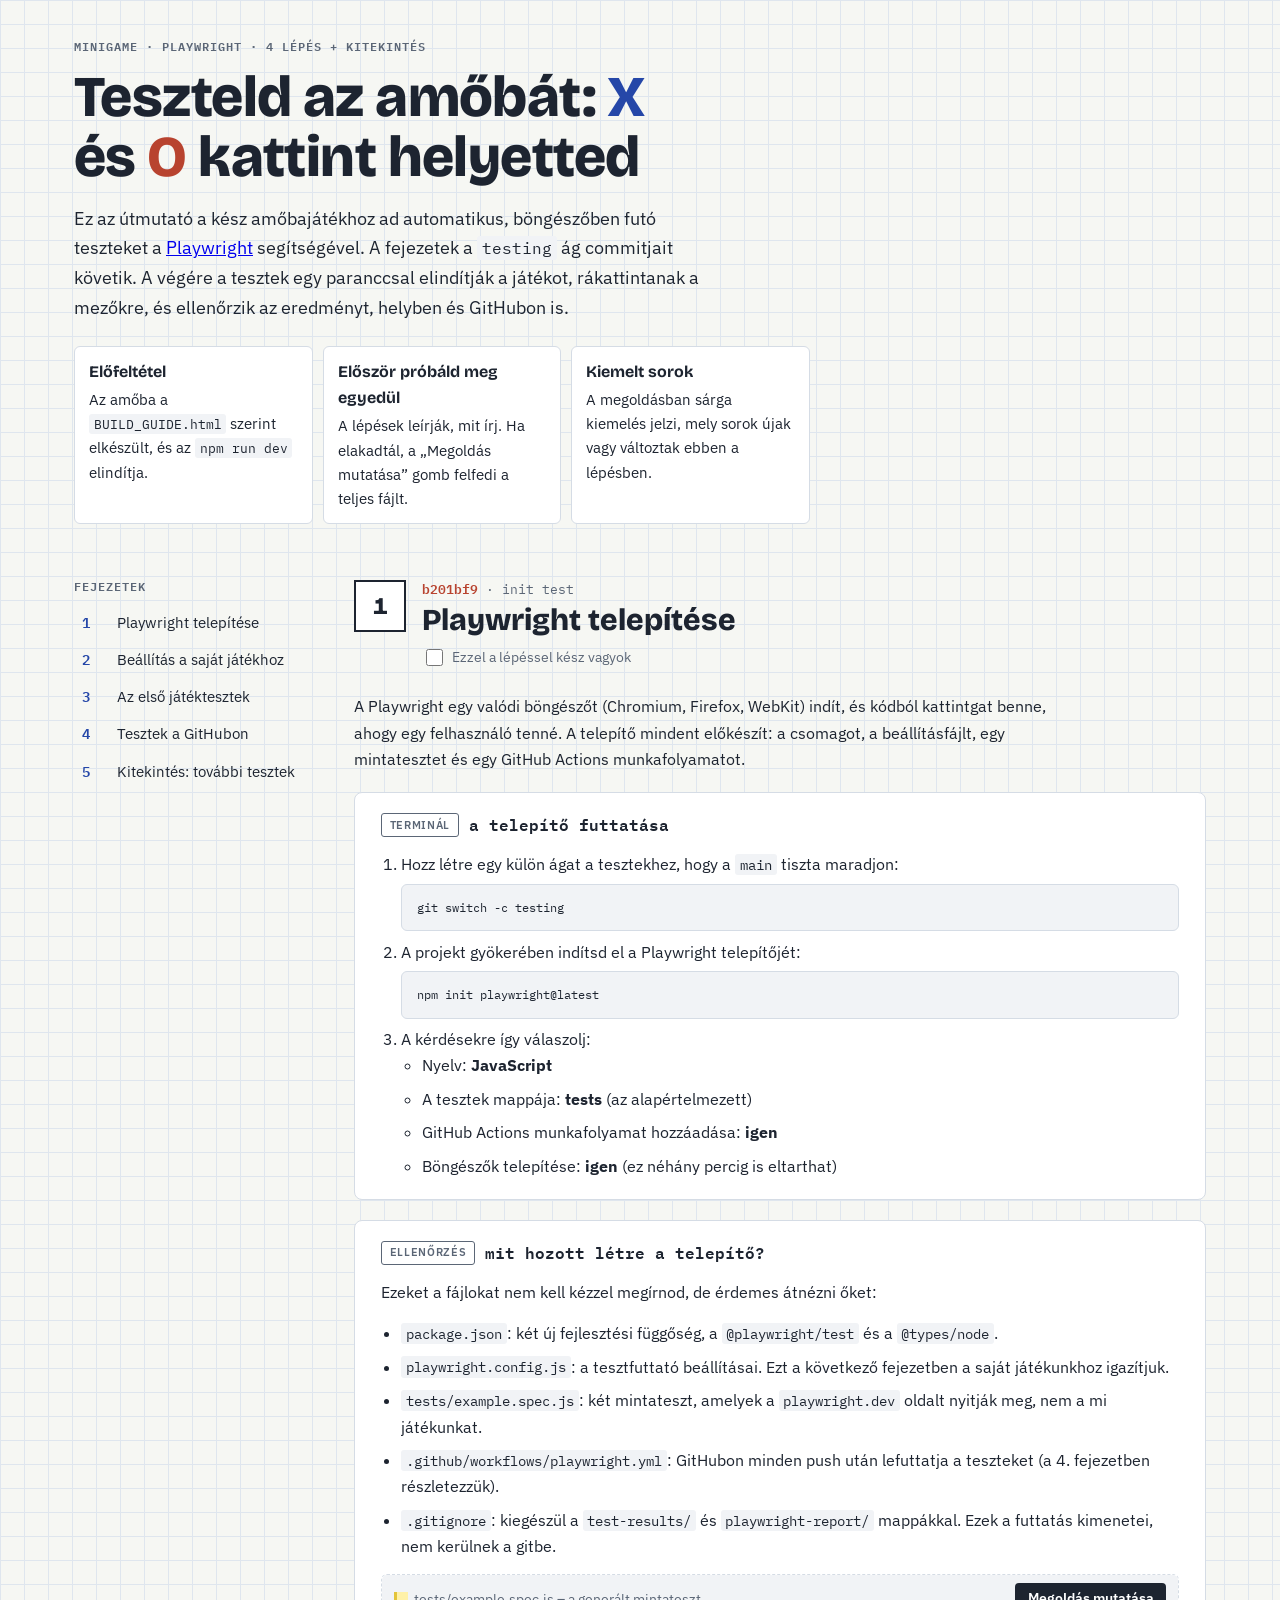
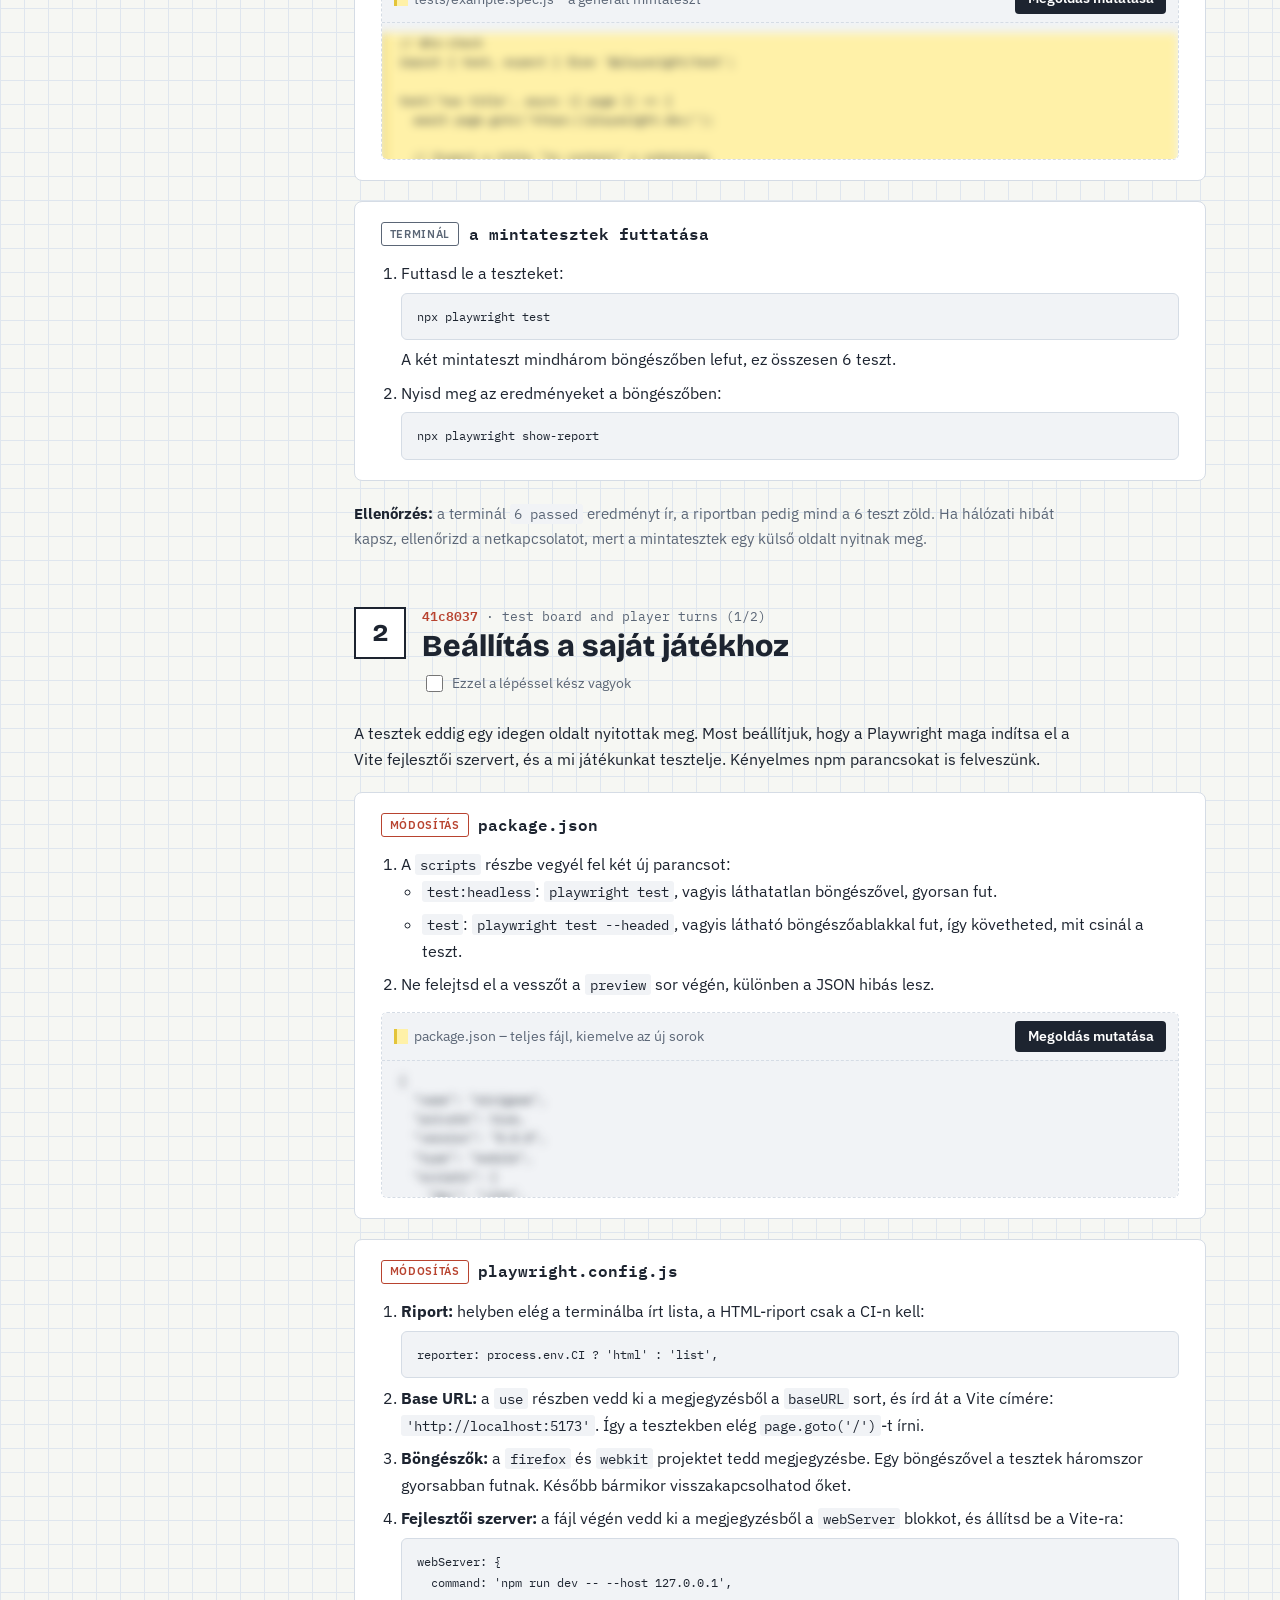
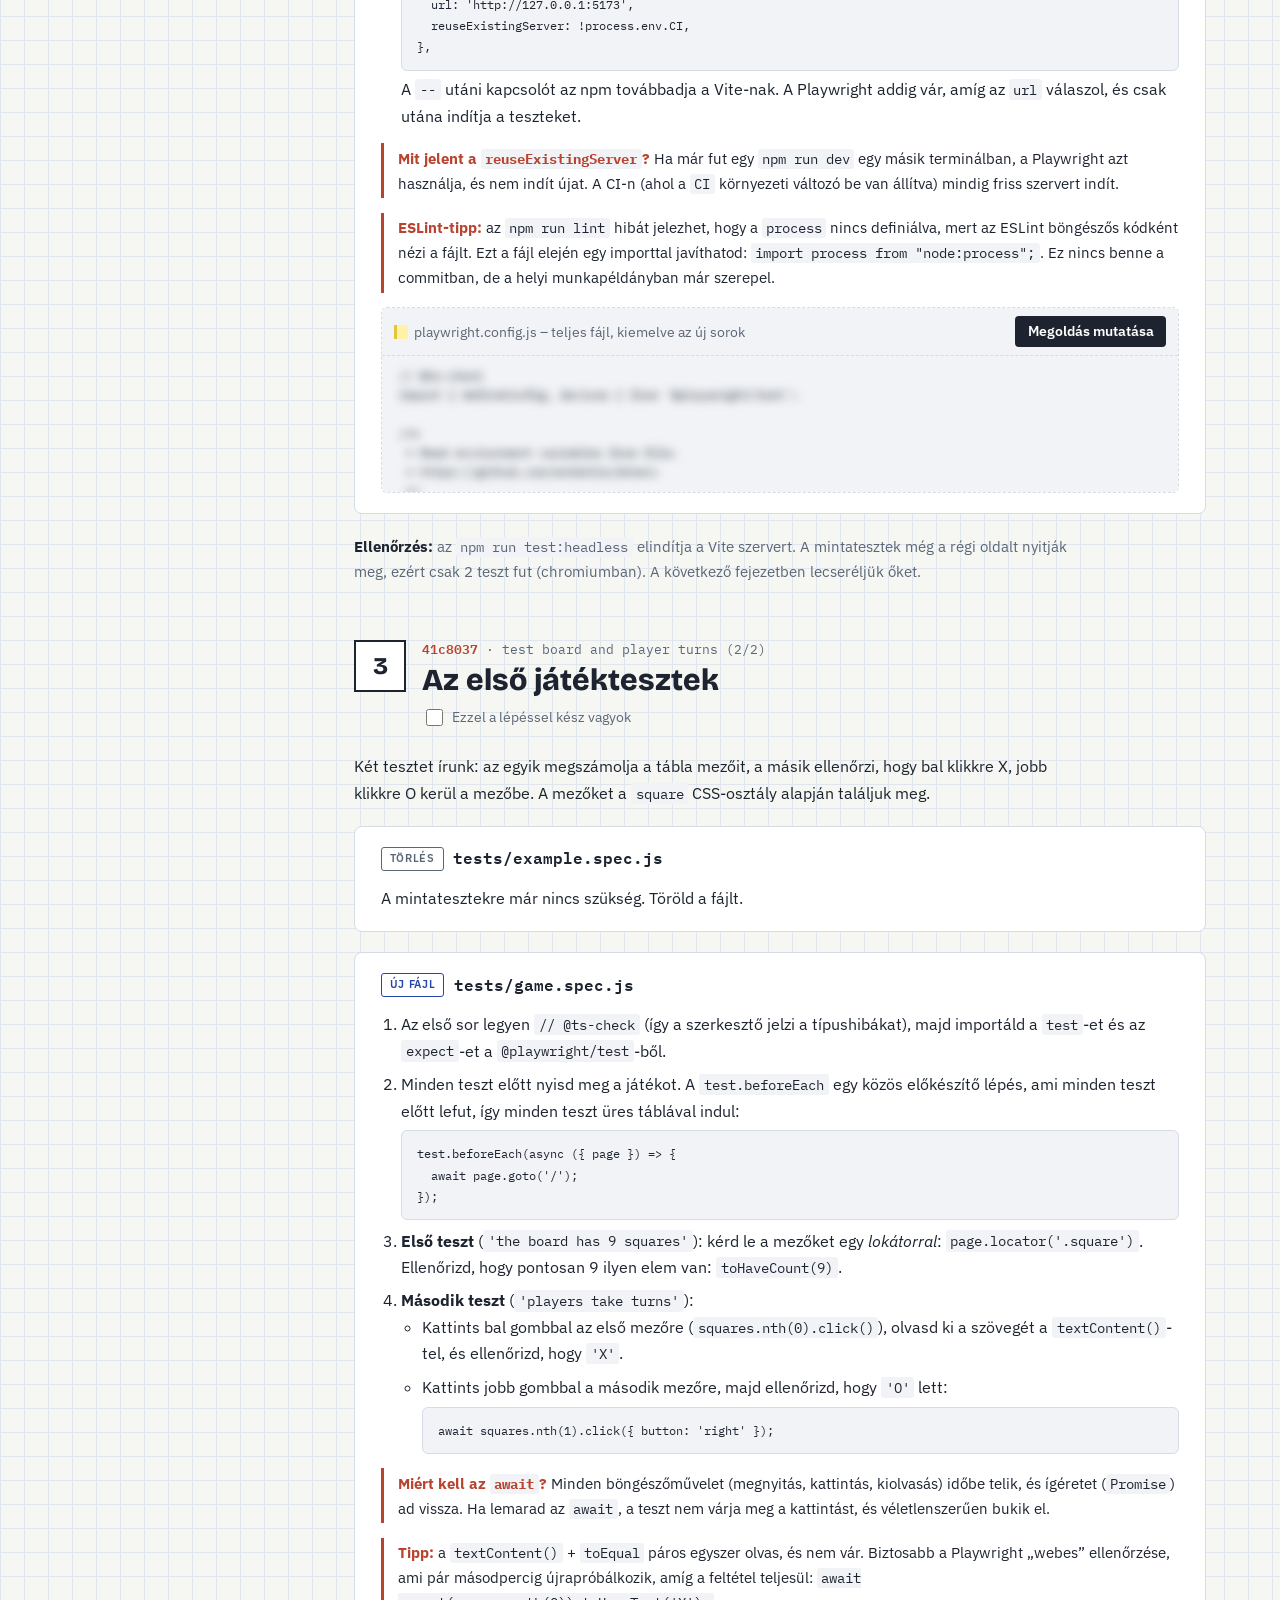
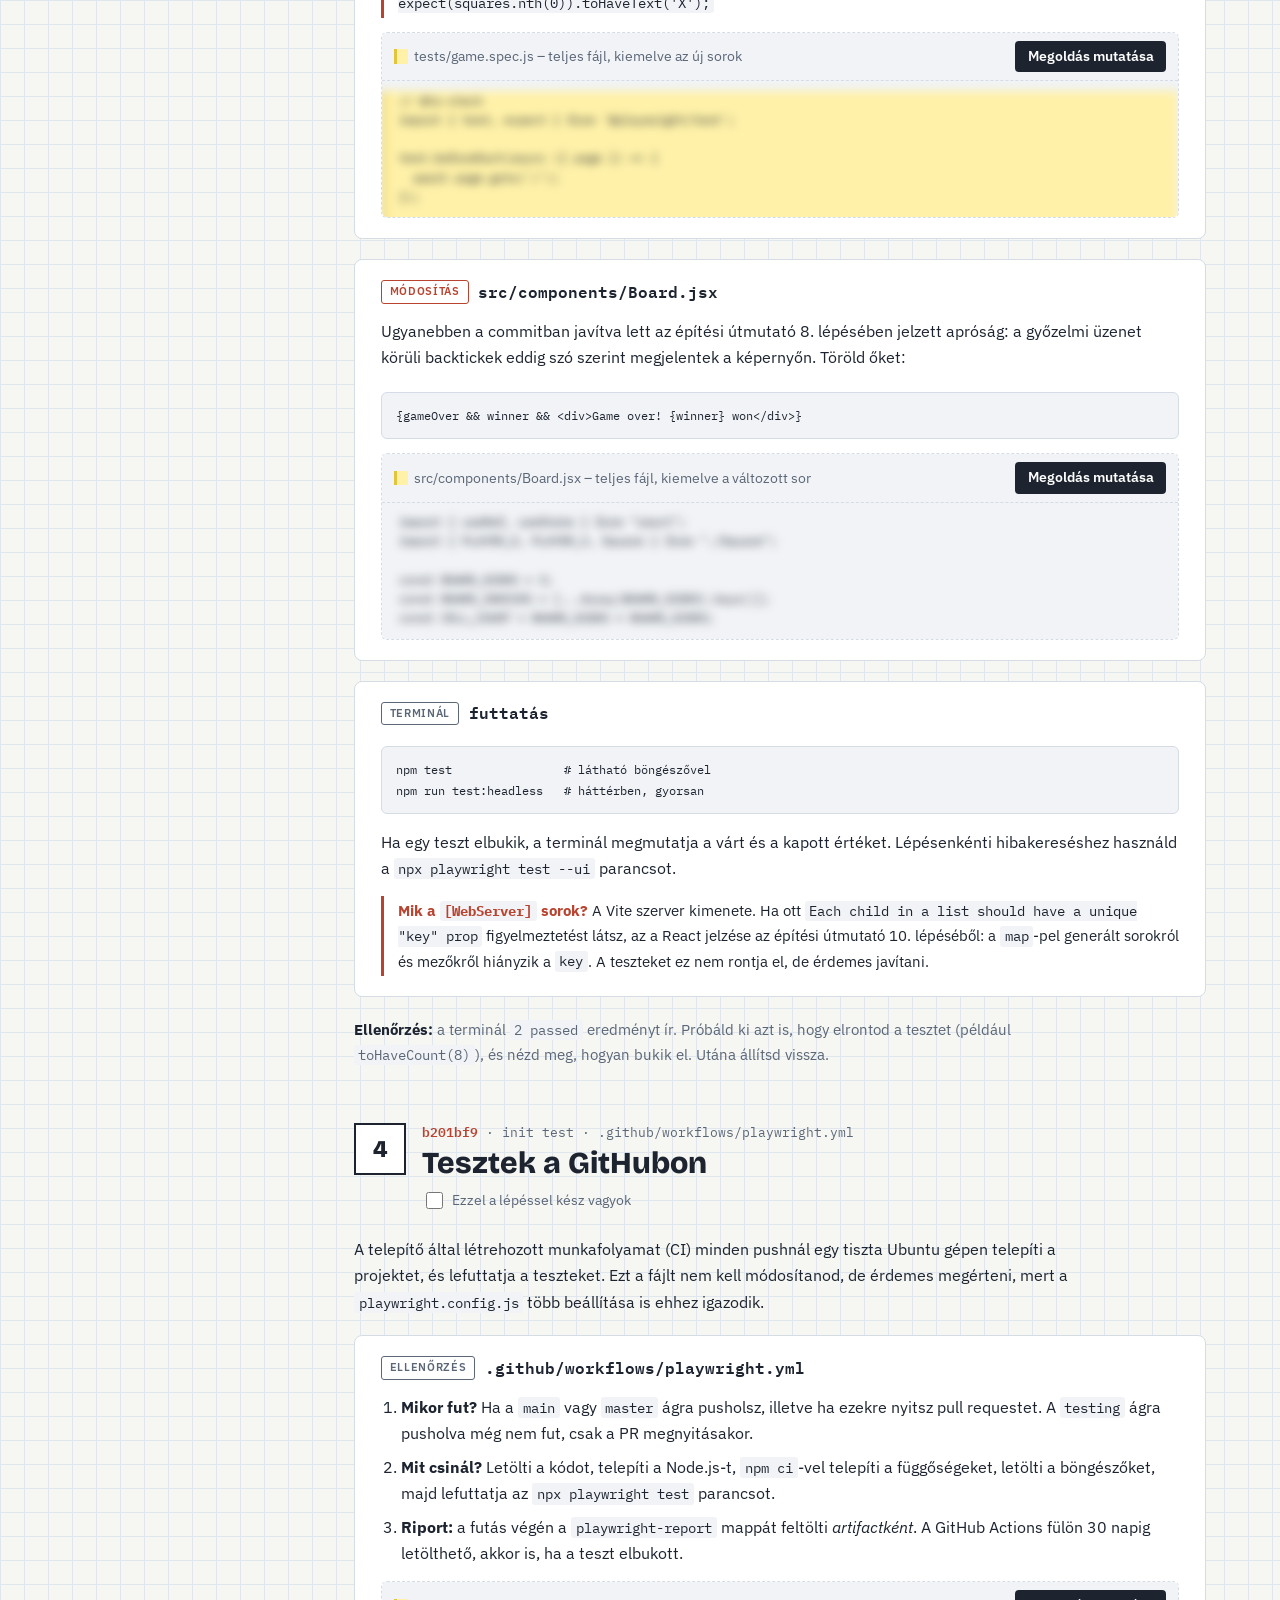
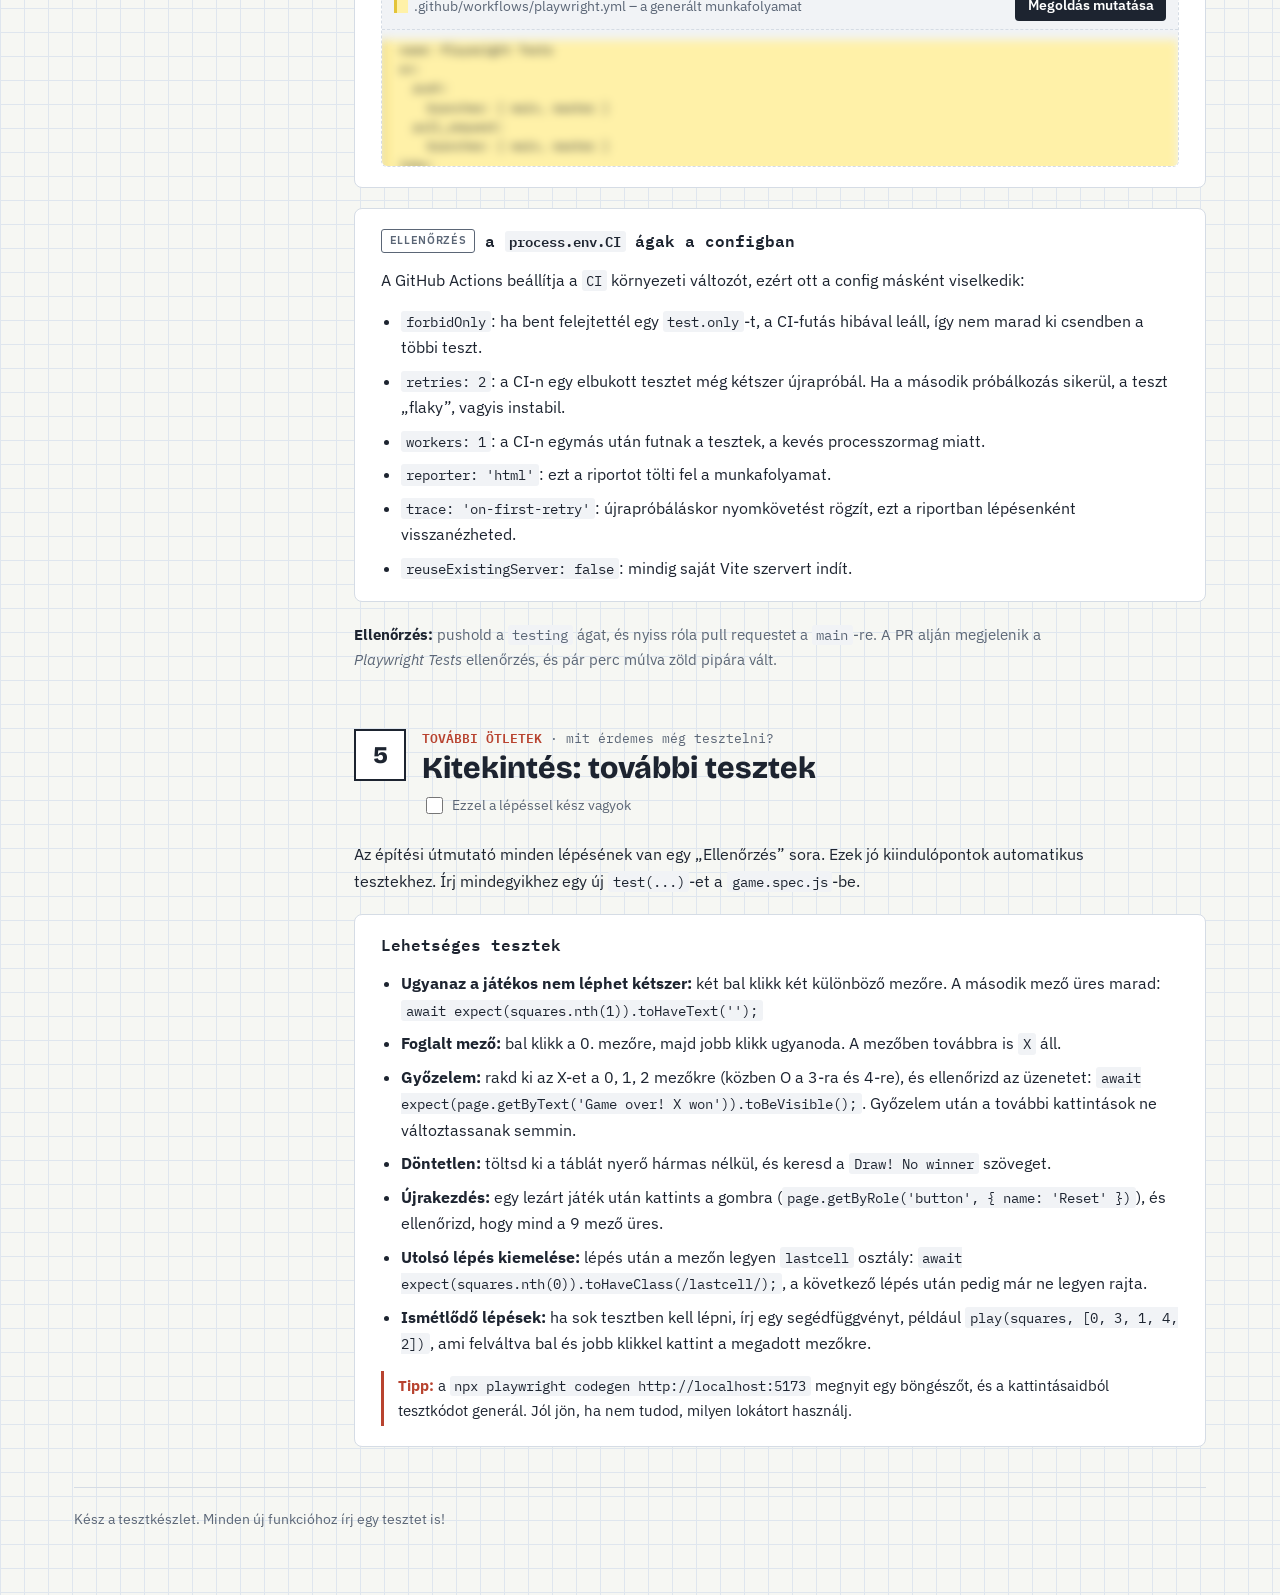
<file: minigame/feladatteszt.html>
<!doctype html>
<html lang="hu">
    <head>
        <meta charset="UTF-8" />
        <meta name="viewport" content="width=device-width, initial-scale=1.0" />
        <title>Amőba tesztelése</title>
        <link rel="preconnect" href="https://fonts.googleapis.com" />
        <link rel="preconnect" href="https://fonts.gstatic.com" crossorigin />
        <link
            rel="stylesheet"
            href="https://fonts.googleapis.com/css2?family=Bricolage+Grotesque:opsz,wght@12..96,600;12..96,800&family=IBM+Plex+Mono:wght@400;600&family=IBM+Plex+Sans:ital,wght@0,400;0,600;1,400&display=swap"
        />
        <style>
            /* Layout: ugyanaz a kockás füzetlap, mint a BUILD_GUIDE.html-ben */
            :root {
                --paper: #f6f7f3;
                --sheet: #ffffff;
                --grid: #dfe6ee;
                --text: #1d2430;
                --muted: #5b6676;
                --line: #d5dce5;
                --ink: #2547a8; /* X – golyóstoll */
                --pencil: #b8432f; /* O – piros ceruza */
                --mark: #fff1a8; /* szövegkiemelő az új sorokhoz */
                --mark-edge: #e3c43a;
                --code-bg: #f1f3f6;
                --font-display: "Bricolage Grotesque", "Segoe UI", system-ui, sans-serif;
                --font-body: "IBM Plex Sans", "Segoe UI", system-ui, sans-serif;
                --font-mono: "IBM Plex Mono", Consolas, "Courier New", monospace;
            }
            @media (prefers-color-scheme: dark) {
                :root:not([data-theme="light"]) {
                    --paper: #14181e;
                    --sheet: #1b2028;
                    --grid: #20262f;
                    --text: #e4e8ee;
                    --muted: #9aa5b4;
                    --line: #2e3643;
                    --ink: #8ea8ff;
                    --pencil: #f08a74;
                    --mark: #4a4216;
                    --mark-edge: #b89a2a;
                    --code-bg: #12161c;
                    color-scheme: dark;
                }
            }
            :root[data-theme="dark"] {
                --paper: #14181e;
                --sheet: #1b2028;
                --grid: #20262f;
                --text: #e4e8ee;
                --muted: #9aa5b4;
                --line: #2e3643;
                --ink: #8ea8ff;
                --pencil: #f08a74;
                --mark: #4a4216;
                --mark-edge: #b89a2a;
                --code-bg: #12161c;
                color-scheme: dark;
            }

            * {
                box-sizing: border-box;
            }
            body {
                margin: 0;
                background-color: var(--paper);
                background-image:
                    linear-gradient(var(--grid) 1px, transparent 1px),
                    linear-gradient(90deg, var(--grid) 1px, transparent 1px);
                background-size: 24px 24px;
                color: var(--text);
                font: 16px/1.65 var(--font-body);
            }
            .page {
                max-width: 1180px;
                margin: 0 auto;
                padding-inline: 16px;
                padding-block: 2.5rem 4rem;
                display: grid;
                gap: 2.5rem;
            }
            @media (min-width: 980px) {
                .page {
                    grid-template-columns: 15rem minmax(0, 1fr);
                    padding-inline: 24px;
                }
            }

            /* fejléc */
            .intro {
                grid-column: 1 / -1;
                max-width: 46rem;
            }
            .eyebrow {
                font: 600 0.78rem/1 var(--font-mono);
                letter-spacing: 0.08em;
                text-transform: uppercase;
                color: var(--muted);
                margin: 0 0 0.9rem;
            }
            h1 {
                font: 800 clamp(2.2rem, 6vw, 3.6rem)/1.05 var(--font-display);
                margin: 0 0 1rem;
                text-wrap: balance;
                letter-spacing: -0.01em;
            }
            h1 .x {
                color: var(--ink);
            }
            h1 .o {
                color: var(--pencil);
            }
            .lede {
                font-size: 1.12rem;
                margin: 0 0 1rem;
                max-width: 40rem;
            }
            .howto {
                display: grid;
                gap: 0.6rem;
                grid-template-columns: repeat(auto-fit, minmax(13rem, 1fr));
                margin-top: 1.5rem;
                padding: 0;
                list-style: none;
            }
            .howto li {
                background: var(--sheet);
                border: 1px solid var(--line);
                border-radius: 6px;
                padding: 0.75rem 0.9rem;
                font-size: 0.92rem;
            }
            .howto b {
                display: block;
                font-family: var(--font-display);
                font-size: 1rem;
                margin-bottom: 0.15rem;
            }

            /* tartalomjegyzék */
            nav.toc {
                font-size: 0.92rem;
                min-width: 0;
            }
            @media (min-width: 980px) {
                nav.toc {
                    position: sticky;
                    top: calc(env(safe-area-inset-top, 0px) + 1.5rem);
                    align-self: start;
                    max-height: calc(100vh - 3rem);
                    overflow-y: auto;
                }
            }
            nav.toc h2 {
                font: 600 0.78rem/1 var(--font-mono);
                letter-spacing: 0.08em;
                text-transform: uppercase;
                color: var(--muted);
                margin: 0 0 0.75rem;
            }
            nav.toc ol {
                list-style: none;
                margin: 0;
                padding: 0;
                display: grid;
                gap: 0.15rem;
            }
            nav.toc a {
                display: grid;
                grid-template-columns: 1.8rem 1fr;
                gap: 0.4rem;
                align-items: baseline;
                padding: 0.3rem 0.5rem;
                border-radius: 4px;
                color: var(--text);
                text-decoration: none;
            }
            nav.toc a:hover {
                background: var(--sheet);
            }
            nav.toc a .n {
                font: 600 0.85rem var(--font-mono);
                color: var(--ink);
                font-variant-numeric: tabular-nums;
            }
            nav.toc a.is-done {
                color: var(--muted);
            }
            nav.toc a.is-done .n::after {
                content: " ✓";
                color: var(--pencil);
            }

            /* fejezetek */
            main {
                min-width: 0;
                display: grid;
                gap: 3.5rem;
            }
            .chapter {
                min-width: 0;
                display: grid;
                gap: 1.25rem;
                scroll-margin-top: 1.5rem;
            }
            .ch-head {
                display: grid;
                grid-template-columns: auto minmax(0, 1fr);
                gap: 1rem;
                align-items: start;
            }
            .ch-num {
                width: 3.25rem;
                height: 3.25rem;
                display: grid;
                place-items: center;
                border: 2px solid var(--text);
                background: var(--sheet);
                font: 800 1.5rem/1 var(--font-display);
                font-variant-numeric: tabular-nums;
            }
            .ch-meta {
                margin: 0 0 0.2rem;
                font: 0.82rem/1.4 var(--font-mono);
                color: var(--muted);
            }
            .ch-meta .hash {
                color: var(--pencil);
                font-weight: 600;
            }
            h2 {
                font: 800 clamp(1.45rem, 3.4vw, 1.9rem)/1.15 var(--font-display);
                margin: 0;
                text-wrap: balance;
            }
            .done {
                display: inline-flex;
                align-items: center;
                gap: 0.4rem;
                margin-top: 0.5rem;
                font-size: 0.88rem;
                color: var(--muted);
                cursor: pointer;
            }
            .done input {
                width: 1.05rem;
                height: 1.05rem;
                accent-color: var(--pencil);
            }
            .chapter > p,
            .chapter > ul {
                margin: 0;
                max-width: 46rem;
            }

            .file {
                min-width: 0;
                background: var(--sheet);
                border: 1px solid var(--line);
                border-radius: 8px;
                padding: 1.25rem clamp(1rem, 3vw, 1.6rem);
                display: grid;
                gap: 0.9rem;
            }
            .file > * {
                margin: 0;
                min-width: 0;
            }
            .file h3 {
                display: flex;
                flex-wrap: wrap;
                gap: 0.6rem;
                align-items: center;
                font: 600 1rem/1.3 var(--font-mono);
            }
            .badge {
                font: 600 0.7rem/1 var(--font-body);
                letter-spacing: 0.06em;
                text-transform: uppercase;
                padding: 0.32rem 0.5rem;
                border-radius: 3px;
                border: 1px solid currentColor;
            }
            .badge.new {
                color: var(--ink);
            }
            .badge.mod {
                color: var(--pencil);
            }
            .badge.cmd {
                color: var(--muted);
            }
            .file ol,
            .file ul {
                padding-left: 1.3rem;
                display: grid;
                gap: 0.45rem;
            }
            .file li > p {
                margin: 0.35rem 0 0;
            }

            code {
                font-family: var(--font-mono);
                font-size: 0.9em;
            }
            :not(pre) > code {
                background: var(--code-bg);
                padding: 0.08em 0.32em;
                border-radius: 3px;
                overflow-wrap: anywhere;
            }
            pre {
                margin: 0;
                font: 0.86rem/1.55 var(--font-mono);
                tab-size: 4;
            }
            pre.hint {
                background: var(--code-bg);
                border: 1px solid var(--line);
                border-radius: 6px;
                padding: 0.75rem 0.9rem;
                overflow-x: auto;
                margin-top: 0.4rem;
            }
            .note {
                border-left: 3px solid var(--pencil);
                padding: 0.15rem 0 0.15rem 0.9rem;
                color: var(--text);
                font-size: 0.95rem;
            }
            .note b {
                color: var(--pencil);
            }
            .check {
                font-size: 0.95rem;
                color: var(--muted);
            }
            .check b {
                color: var(--text);
            }

            /* rejtett megoldás */
            .solution {
                border: 1px dashed var(--line);
                border-radius: 6px;
                overflow: hidden;
            }
            .sol-bar {
                display: flex;
                flex-wrap: wrap;
                justify-content: space-between;
                align-items: center;
                gap: 0.5rem;
                padding: 0.5rem 0.75rem;
                background: var(--code-bg);
                border-bottom: 1px dashed var(--line);
                font-size: 0.85rem;
                color: var(--muted);
            }
            .sol-bar .legend {
                display: inline-flex;
                align-items: center;
                gap: 0.4rem;
            }
            .sol-bar .legend i {
                width: 0.9rem;
                height: 0.9rem;
                background: var(--mark);
                border-left: 3px solid var(--mark-edge);
                display: inline-block;
            }
            .sol-actions {
                display: flex;
                gap: 0.4rem;
            }
            button {
                font: 600 0.85rem/1 var(--font-body);
                color: var(--sheet);
                background: var(--text);
                border: 0;
                border-radius: 4px;
                padding: 0.55rem 0.8rem;
                cursor: pointer;
            }
            button.ghost {
                background: transparent;
                color: var(--text);
                border: 1px solid var(--line);
            }
            button:focus-visible,
            a:focus-visible,
            input:focus-visible {
                outline: 2px solid var(--ink);
                outline-offset: 2px;
            }
            .code-wrap {
                position: relative;
                background: var(--code-bg);
            }
            .code-wrap pre {
                padding: 0.6rem 0;
                overflow-x: auto;
            }
            .code-wrap .l {
                display: block;
                padding: 0 0.9rem;
                min-height: 1.55em;
                white-space: pre;
                border-left: 3px solid transparent;
            }
            .code-wrap .l.add {
                background: var(--mark);
                border-left-color: var(--mark-edge);
            }
            .solution:not(.open) .code-wrap {
                max-height: 8.5rem;
                overflow: hidden;
            }
            .solution:not(.open) .code-wrap pre {
                filter: blur(5px);
                user-select: none;
                pointer-events: none;
            }
            .solution:not(.open) .copy {
                display: none;
            }
            @media (prefers-reduced-motion: no-preference) {
                .code-wrap pre {
                    transition: filter 0.25s ease;
                }
            }

            footer {
                grid-column: 1 / -1;
                color: var(--muted);
                font-size: 0.88rem;
                border-top: 1px solid var(--line);
                padding-top: 1.25rem;
            }
        </style>
    </head>
    <body>
        <div class="page">
            <header class="intro">
                <p class="eyebrow">minigame · Playwright · 4 lépés + kitekintés</p>
                <h1>Teszteld az amőbát: <span class="x">X</span> és <span class="o">O</span> kattint helyetted</h1>
                <p class="lede">
                    Ez az útmutató a kész amőbajátékhoz ad automatikus, böngészőben futó teszteket a
                    <a href="https://playwright.dev/">Playwright</a> segítségével. A fejezetek a <code>testing</code> ág
                    commitjait követik. A végére a tesztek egy paranccsal elindítják a játékot, rákattintanak a mezőkre,
                    és ellenőrzik az eredményt, helyben és GitHubon is.
                </p>
                <ul class="howto">
                    <li>
                        <b>Előfeltétel</b>Az amőba a <code>BUILD_GUIDE.html</code> szerint elkészült, és az
                        <code>npm run dev</code> elindítja.
                    </li>
                    <li>
                        <b>Először próbáld meg egyedül</b>A lépések leírják, mit írj. Ha elakadtál, a „Megoldás
                        mutatása” gomb felfedi a teljes fájlt.
                    </li>
                    <li>
                        <b>Kiemelt sorok</b>A megoldásban sárga kiemelés jelzi, mely sorok újak vagy változtak ebben a
                        lépésben.
                    </li>
                </ul>
            </header>

            <nav class="toc" aria-label="Fejezetek">
                <h2>Fejezetek</h2>
                <ol id="toc"></ol>
            </nav>

            <main>
                <!-- ===================== 1 ===================== -->
                <section class="chapter" id="teszt-1" data-title="Playwright telepítése">
                    <div class="ch-head">
                        <div class="ch-num">1</div>
                        <div>
                            <p class="ch-meta"><span class="hash">b201bf9</span> · init test</p>
                            <h2>Playwright telepítése</h2>
                            <label class="done"
                                ><input type="checkbox" id="done-1" /> Ezzel a lépéssel kész vagyok</label
                            >
                        </div>
                    </div>
                    <p>
                        A Playwright egy valódi böngészőt (Chromium, Firefox, WebKit) indít, és kódból kattintgat benne,
                        ahogy egy felhasználó tenné. A telepítő mindent előkészít: a csomagot, a beállításfájlt, egy
                        mintatesztet és egy GitHub Actions munkafolyamatot.
                    </p>

                    <article class="file">
                        <h3><span class="badge cmd">terminál</span>a telepítő futtatása</h3>
                        <ol>
                            <li>
                                Hozz létre egy külön ágat a tesztekhez, hogy a <code>main</code> tiszta maradjon:
                                <pre class="hint"><code>git switch -c testing</code></pre>
                            </li>
                            <li>
                                A projekt gyökerében indítsd el a Playwright telepítőjét:
                                <pre class="hint"><code>npm init playwright@latest</code></pre>
                            </li>
                            <li>
                                A kérdésekre így válaszolj:
                                <ul>
                                    <li>Nyelv: <b>JavaScript</b></li>
                                    <li>A tesztek mappája: <b>tests</b> (az alapértelmezett)</li>
                                    <li>GitHub Actions munkafolyamat hozzáadása: <b>igen</b></li>
                                    <li>Böngészők telepítése: <b>igen</b> (ez néhány percig is eltarthat)</li>
                                </ul>
                            </li>
                        </ol>
                    </article>

                    <article class="file">
                        <h3><span class="badge cmd">ellenőrzés</span>mit hozott létre a telepítő?</h3>
                        <p>Ezeket a fájlokat nem kell kézzel megírnod, de érdemes átnézni őket:</p>
                        <ul>
                            <li>
                                <code>package.json</code>: két új fejlesztési függőség, a
                                <code>@playwright/test</code> és a <code>@types/node</code>.
                            </li>
                            <li>
                                <code>playwright.config.js</code>: a tesztfuttató beállításai. Ezt a következő
                                fejezetben a saját játékunkhoz igazítjuk.
                            </li>
                            <li>
                                <code>tests/example.spec.js</code>: két mintateszt, amelyek a
                                <code>playwright.dev</code> oldalt nyitják meg, nem a mi játékunkat.
                            </li>
                            <li>
                                <code>.github/workflows/playwright.yml</code>: GitHubon minden push után lefuttatja a
                                teszteket (a 4. fejezetben részletezzük).
                            </li>
                            <li>
                                <code>.gitignore</code>: kiegészül a <code>test-results/</code> és
                                <code>playwright-report/</code> mappákkal. Ezek a futtatás kimenetei, nem kerülnek a
                                gitbe.
                            </li>
                        </ul>
                        <div class="solution">
                            <div class="sol-bar">
                                <span class="legend"
                                    ><i aria-hidden="true"></i>tests/example.spec.js – a generált mintateszt</span
                                >
                                <span class="sol-actions"
                                    ><button type="button" class="ghost copy">Másolás</button
                                    ><button type="button" class="reveal" aria-expanded="false" aria-controls="sol-1">
                                        Megoldás mutatása
                                    </button></span
                                >
                            </div>
                            <div class="code-wrap" id="sol-1" inert aria-hidden="true">
                                <pre><code><span class="l add">// @ts-check</span><span class="l add">import { test, expect } from '@playwright/test';</span><span class="l add"></span><span class="l add">test('has title', async ({ page }) =&gt; {</span><span class="l add">  await page.goto('https://playwright.dev/');</span><span class="l add"></span><span class="l add">  // Expect a title "to contain" a substring.</span><span class="l add">  await expect(page).toHaveTitle(/Playwright/);</span><span class="l add">});</span><span class="l add"></span><span class="l add">test('get started link', async ({ page }) =&gt; {</span><span class="l add">  await page.goto('https://playwright.dev/');</span><span class="l add"></span><span class="l add">  // Click the get started link.</span><span class="l add">  await page.getByRole('link', { name: 'Get started' }).click();</span><span class="l add"></span><span class="l add">  // Expects page to have a heading with the name of Installation.</span><span class="l add">  await expect(page.getByRole('heading', { name: 'Installation' })).toBeVisible();</span><span class="l add">});</span></code></pre>
                            </div>
                        </div>
                    </article>

                    <article class="file">
                        <h3><span class="badge cmd">terminál</span>a mintatesztek futtatása</h3>
                        <ol>
                            <li>
                                Futtasd le a teszteket:
                                <pre class="hint"><code>npx playwright test</code></pre>
                                <p>A két mintateszt mindhárom böngészőben lefut, ez összesen 6 teszt.</p>
                            </li>
                            <li>
                                Nyisd meg az eredményeket a böngészőben:
                                <pre class="hint"><code>npx playwright show-report</code></pre>
                            </li>
                        </ol>
                    </article>
                    <p class="check">
                        <b>Ellenőrzés:</b> a terminál <code>6 passed</code> eredményt ír, a riportban pedig mind a 6
                        teszt zöld. Ha hálózati hibát kapsz, ellenőrizd a netkapcsolatot, mert a mintatesztek egy külső
                        oldalt nyitnak meg.
                    </p>
                </section>

                <!-- ===================== 2 ===================== -->
                <section class="chapter" id="teszt-2" data-title="Beállítás a saját játékhoz">
                    <div class="ch-head">
                        <div class="ch-num">2</div>
                        <div>
                            <p class="ch-meta"><span class="hash">41c8037</span> · test board and player turns (1/2)</p>
                            <h2>Beállítás a saját játékhoz</h2>
                            <label class="done"
                                ><input type="checkbox" id="done-2" /> Ezzel a lépéssel kész vagyok</label
                            >
                        </div>
                    </div>
                    <p>
                        A tesztek eddig egy idegen oldalt nyitottak meg. Most beállítjuk, hogy a Playwright maga indítsa
                        el a Vite fejlesztői szervert, és a mi játékunkat tesztelje. Kényelmes npm parancsokat is
                        felveszünk.
                    </p>

                    <article class="file">
                        <h3><span class="badge mod">módosítás</span>package.json</h3>
                        <ol>
                            <li>
                                A <code>scripts</code> részbe vegyél fel két új parancsot:
                                <ul>
                                    <li>
                                        <code>test:headless</code>: <code>playwright test</code>, vagyis láthatatlan
                                        böngészővel, gyorsan fut.
                                    </li>
                                    <li>
                                        <code>test</code>: <code>playwright test --headed</code>, vagyis látható
                                        böngészőablakkal fut, így követheted, mit csinál a teszt.
                                    </li>
                                </ul>
                            </li>
                            <li>
                                Ne felejtsd el a vesszőt a <code>preview</code> sor végén, különben a JSON hibás lesz.
                            </li>
                        </ol>
                        <div class="solution">
                            <div class="sol-bar">
                                <span class="legend"
                                    ><i aria-hidden="true"></i>package.json – teljes fájl, kiemelve az új sorok</span
                                >
                                <span class="sol-actions"
                                    ><button type="button" class="ghost copy">Másolás</button
                                    ><button type="button" class="reveal" aria-expanded="false" aria-controls="sol-2">
                                        Megoldás mutatása
                                    </button></span
                                >
                            </div>
                            <div class="code-wrap" id="sol-2" inert aria-hidden="true">
                                <pre><code><span class="l">{</span><span class="l">  "name": "minigame",</span><span class="l">  "private": true,</span><span class="l">  "version": "0.0.0",</span><span class="l">  "type": "module",</span><span class="l">  "scripts": {</span><span class="l">    "dev": "vite",</span><span class="l">    "build": "vite build",</span><span class="l">    "lint": "eslint .",</span><span class="l add">    "preview": "vite preview",</span><span class="l add">    "test:headless": "playwright test",</span><span class="l add">    "test": "playwright test --headed"</span><span class="l">  },</span><span class="l">  "dependencies": {</span><span class="l">    "react": "^19.2.8",</span><span class="l">    "react-dom": "^19.2.8"</span><span class="l">  },</span><span class="l">  "devDependencies": {</span><span class="l">    "@eslint/js": "^10.0.1",</span><span class="l">    "@playwright/test": "^1.64.1",</span><span class="l">    "@types/node": "^26.6.5",</span><span class="l">    "@types/react": "^19.2.18",</span><span class="l">    "@types/react-dom": "^19.2.7",</span><span class="l">    "@vitejs/plugin-react": "^6.1.1",</span><span class="l">    "eslint": "^10.10.0",</span><span class="l">    "eslint-plugin-react-hooks": "^7.1.1",</span><span class="l">    "eslint-plugin-react-refresh": "^0.5.6",</span><span class="l">    "globals": "^17.12.0",</span><span class="l">    "vite": "^8.3.0"</span><span class="l">  }</span><span class="l">}</span></code></pre>
                            </div>
                        </div>
                    </article>

                    <article class="file">
                        <h3><span class="badge mod">módosítás</span>playwright.config.js</h3>
                        <ol>
                            <li>
                                <b>Riport:</b> helyben elég a terminálba írt lista, a HTML-riport csak a CI-n kell:
                                <pre class="hint"><code>reporter: process.env.CI ? 'html' : 'list',</code></pre>
                            </li>
                            <li>
                                <b>Base URL:</b> a <code>use</code> részben vedd ki a megjegyzésből a
                                <code>baseURL</code> sort, és írd át a Vite címére:
                                <code>'http://localhost:5173'</code>. Így a tesztekben elég
                                <code>page.goto('/')</code>-t írni.
                            </li>
                            <li>
                                <b>Böngészők:</b> a <code>firefox</code> és <code>webkit</code> projektet tedd
                                megjegyzésbe. Egy böngészővel a tesztek háromszor gyorsabban futnak. Később bármikor
                                visszakapcsolhatod őket.
                            </li>
                            <li>
                                <b>Fejlesztői szerver:</b> a fájl végén vedd ki a megjegyzésből a
                                <code>webServer</code> blokkot, és állítsd be a Vite-ra:
                                <pre class="hint"><code>webServer: {
  command: 'npm run dev -- --host 127.0.0.1',
  url: 'http://127.0.0.1:5173',
  reuseExistingServer: !process.env.CI,
},</code></pre>
                                <p>
                                    A <code>--</code> utáni kapcsolót az npm továbbadja a Vite-nak. A Playwright addig
                                    vár, amíg az <code>url</code> válaszol, és csak utána indítja a teszteket.
                                </p>
                            </li>
                        </ol>
                        <p class="note">
                            <b>Mit jelent a <code>reuseExistingServer</code>?</b> Ha már fut egy
                            <code>npm run dev</code> egy másik terminálban, a Playwright azt használja, és nem indít
                            újat. A CI-n (ahol a <code>CI</code> környezeti változó be van állítva) mindig friss
                            szervert indít.
                        </p>
                        <p class="note">
                            <b>ESLint-tipp:</b> az <code>npm run lint</code> hibát jelezhet, hogy a
                            <code>process</code> nincs definiálva, mert az ESLint böngészős kódként nézi a fájlt. Ezt a
                            fájl elején egy importtal javíthatod: <code>import process from "node:process";</code>. Ez
                            nincs benne a commitban, de a helyi munkapéldányban már szerepel.
                        </p>
                        <div class="solution">
                            <div class="sol-bar">
                                <span class="legend"
                                    ><i aria-hidden="true"></i>playwright.config.js – teljes fájl, kiemelve az új
                                    sorok</span
                                >
                                <span class="sol-actions"
                                    ><button type="button" class="ghost copy">Másolás</button
                                    ><button type="button" class="reveal" aria-expanded="false" aria-controls="sol-3">
                                        Megoldás mutatása
                                    </button></span
                                >
                            </div>
                            <div class="code-wrap" id="sol-3" inert aria-hidden="true">
                                <pre><code><span class="l">// @ts-check</span><span class="l">import { defineConfig, devices } from '@playwright/test';</span><span class="l"></span><span class="l">/**</span><span class="l"> * Read environment variables from file.</span><span class="l"> * https://github.com/motdotla/dotenv</span><span class="l"> */</span><span class="l">// import dotenv from 'dotenv';</span><span class="l">// import path from 'path';</span><span class="l">// dotenv.config({ path: path.resolve(__dirname, '.env') });</span><span class="l"></span><span class="l">/**</span><span class="l"> * @see https://playwright.dev/docs/test-configuration</span><span class="l"> */</span><span class="l">export default defineConfig({</span><span class="l">  testDir: './tests',</span><span class="l add">  </span><span class="l">  /* Run tests in files in parallel */</span><span class="l">  fullyParallel: true,</span><span class="l">  /* Fail the build on CI if you accidentally left test.only in the source code. */</span><span class="l">  forbidOnly: !!process.env.CI,</span><span class="l">  /* Retry on CI only */</span><span class="l">  retries: process.env.CI ? 2 : 0,</span><span class="l">  /* Opt out of parallel tests on CI. */</span><span class="l">  workers: process.env.CI ? 1 : undefined,</span><span class="l">  /* Reporter to use. See https://playwright.dev/docs/test-reporters */</span><span class="l add">  reporter: process.env.CI ? 'html' : 'list',</span><span class="l">  /* Shared settings for all the projects below. See https://playwright.dev/docs/api/class-testoptions. */</span><span class="l">  use: {</span><span class="l">    /* Base URL to use in actions like `await page.goto('')`. */</span><span class="l add">    baseURL: 'http://localhost:5173',</span><span class="l"></span><span class="l">    /* Collect trace when retrying the failed test. See https://playwright.dev/docs/trace-viewer */</span><span class="l">    trace: 'on-first-retry',</span><span class="l">  },</span><span class="l"></span><span class="l">  /* Configure projects for major browsers */</span><span class="l">  projects: [</span><span class="l">    {</span><span class="l">      name: 'chromium',</span><span class="l">      use: { ...devices['Desktop Chrome'] },</span><span class="l">    },</span><span class="l"></span><span class="l add">    // {</span><span class="l add">    //   name: 'firefox',</span><span class="l add">    //   use: { ...devices['Desktop Firefox'] },</span><span class="l add">    // },</span><span class="l"></span><span class="l add">    // {</span><span class="l add">    //   name: 'webkit',</span><span class="l add">    //   use: { ...devices['Desktop Safari'] },</span><span class="l add">    // },</span><span class="l"></span><span class="l">    /* Test against mobile viewports. */</span><span class="l">    // {</span><span class="l">    //   name: 'Mobile Chrome',</span><span class="l">    //   use: { ...devices['Pixel 5'] },</span><span class="l">    // },</span><span class="l">    // {</span><span class="l">    //   name: 'Mobile Safari',</span><span class="l">    //   use: { ...devices['iPhone 12'] },</span><span class="l">    // },</span><span class="l"></span><span class="l">    /* Test against branded browsers. */</span><span class="l">    // {</span><span class="l">    //   name: 'Microsoft Edge',</span><span class="l">    //   use: { ...devices['Desktop Edge'], channel: 'msedge' },</span><span class="l">    // },</span><span class="l">    // {</span><span class="l">    //   name: 'Google Chrome',</span><span class="l">    //   use: { ...devices['Desktop Chrome'], channel: 'chrome' },</span><span class="l">    // },</span><span class="l">  ],</span><span class="l"></span><span class="l">  /* Run your local dev server before starting the tests */</span><span class="l add">  webServer: {</span><span class="l add">    command: 'npm run dev -- --host 127.0.0.1',</span><span class="l add">    url: 'http://127.0.0.1:5173',</span><span class="l add">    reuseExistingServer: !process.env.CI,</span><span class="l add">  },</span><span class="l">});</span></code></pre>
                            </div>
                        </div>
                    </article>
                    <p class="check">
                        <b>Ellenőrzés:</b> az <code>npm run test:headless</code> elindítja a Vite szervert. A
                        mintatesztek még a régi oldalt nyitják meg, ezért csak 2 teszt fut (chromiumban). A következő
                        fejezetben lecseréljük őket.
                    </p>
                </section>

                <!-- ===================== 3 ===================== -->
                <section class="chapter" id="teszt-3" data-title="Az első játéktesztek">
                    <div class="ch-head">
                        <div class="ch-num">3</div>
                        <div>
                            <p class="ch-meta"><span class="hash">41c8037</span> · test board and player turns (2/2)</p>
                            <h2>Az első játéktesztek</h2>
                            <label class="done"
                                ><input type="checkbox" id="done-3" /> Ezzel a lépéssel kész vagyok</label
                            >
                        </div>
                    </div>
                    <p>
                        Két tesztet írunk: az egyik megszámolja a tábla mezőit, a másik ellenőrzi, hogy bal klikkre X,
                        jobb klikkre O kerül a mezőbe. A mezőket a <code>square</code> CSS-osztály alapján találjuk meg.
                    </p>

                    <article class="file">
                        <h3><span class="badge cmd">törlés</span>tests/example.spec.js</h3>
                        <p>A mintatesztekre már nincs szükség. Töröld a fájlt.</p>
                    </article>

                    <article class="file">
                        <h3><span class="badge new">új fájl</span>tests/game.spec.js</h3>
                        <ol>
                            <li>
                                Az első sor legyen <code>// @ts-check</code> (így a szerkesztő jelzi a típushibákat),
                                majd importáld a <code>test</code>-et és az <code>expect</code>-et a
                                <code>@playwright/test</code>-ből.
                            </li>
                            <li>
                                Minden teszt előtt nyisd meg a játékot. A <code>test.beforeEach</code> egy közös
                                előkészítő lépés, ami minden teszt előtt lefut, így minden teszt üres táblával indul:
                                <pre class="hint"><code>test.beforeEach(async ({ page }) =&gt; {
  await page.goto('/');
});</code></pre>
                            </li>
                            <li>
                                <b>Első teszt</b> (<code>'the board has 9 squares'</code>): kérd le a mezőket egy
                                <em>lokátorral</em>: <code>page.locator('.square')</code>. Ellenőrizd, hogy pontosan 9
                                ilyen elem van: <code>toHaveCount(9)</code>.
                            </li>
                            <li>
                                <b>Második teszt</b> (<code>'players take turns'</code>):
                                <ul>
                                    <li>
                                        Kattints bal gombbal az első mezőre (<code>squares.nth(0).click()</code>),
                                        olvasd ki a szövegét a <code>textContent()</code>-tel, és ellenőrizd, hogy
                                        <code>'X'</code>.
                                    </li>
                                    <li>
                                        Kattints jobb gombbal a második mezőre, majd ellenőrizd, hogy
                                        <code>'O'</code> lett:
                                        <pre
                                            class="hint"
                                        ><code>await squares.nth(1).click({ button: 'right' });</code></pre>
                                    </li>
                                </ul>
                            </li>
                        </ol>
                        <p class="note">
                            <b>Miért kell az <code>await</code>?</b> Minden böngészőművelet (megnyitás, kattintás,
                            kiolvasás) időbe telik, és ígéretet (<code>Promise</code>) ad vissza. Ha lemarad az
                            <code>await</code>, a teszt nem várja meg a kattintást, és véletlenszerűen bukik el.
                        </p>
                        <p class="note">
                            <b>Tipp:</b> a <code>textContent()</code> + <code>toEqual</code> páros egyszer olvas, és nem
                            vár. Biztosabb a Playwright „webes” ellenőrzése, ami pár másodpercig újrapróbálkozik, amíg a
                            feltétel teljesül: <code>await expect(squares.nth(0)).toHaveText('X');</code>
                        </p>
                        <div class="solution">
                            <div class="sol-bar">
                                <span class="legend"
                                    ><i aria-hidden="true"></i>tests/game.spec.js – teljes fájl, kiemelve az új
                                    sorok</span
                                >
                                <span class="sol-actions"
                                    ><button type="button" class="ghost copy">Másolás</button
                                    ><button type="button" class="reveal" aria-expanded="false" aria-controls="sol-4">
                                        Megoldás mutatása
                                    </button></span
                                >
                            </div>
                            <div class="code-wrap" id="sol-4" inert aria-hidden="true">
                                <pre><code><span class="l add">// @ts-check</span><span class="l add">import { test, expect } from '@playwright/test';</span><span class="l add"> </span><span class="l add">test.beforeEach(async ({ page }) =&gt; {</span><span class="l add">  await page.goto('/');</span><span class="l add">});</span><span class="l add"></span><span class="l add">test('the board has 9 squares', async ({ page }) =&gt; {</span><span class="l add">  const squares = page.locator('.square');</span><span class="l add">  await expect(squares).toHaveCount(9);</span><span class="l add">});</span><span class="l add"></span><span class="l add"></span><span class="l add"></span><span class="l add">test('players take turns', async ({ page }) =&gt; {</span><span class="l add">  const squares = page.locator('.square');</span><span class="l add">  let texts;</span><span class="l add">  </span><span class="l add">  await squares.nth(0).click();</span><span class="l add">  texts = await squares.nth(0).textContent();</span><span class="l add">  expect(texts).toEqual('X');</span><span class="l add"></span><span class="l add">  await squares.nth(1).click({button: 'right'});</span><span class="l add">  texts = await squares.nth(1).textContent();</span><span class="l add">  expect(texts).toEqual('O');</span><span class="l add"></span><span class="l add">});</span></code></pre>
                            </div>
                        </div>
                    </article>

                    <article class="file">
                        <h3><span class="badge mod">módosítás</span>src/components/Board.jsx</h3>
                        <p>
                            Ugyanebben a commitban javítva lett az építési útmutató 8. lépésében jelzett apróság: a
                            győzelmi üzenet körüli backtickek eddig szó szerint megjelentek a képernyőn. Töröld őket:
                        </p>
                        <pre
                            class="hint"
                        ><code>{gameOver &amp;&amp; winner &amp;&amp; &lt;div&gt;Game over! {winner} won&lt;/div&gt;}</code></pre>
                        <div class="solution">
                            <div class="sol-bar">
                                <span class="legend"
                                    ><i aria-hidden="true"></i>src/components/Board.jsx – teljes fájl, kiemelve a
                                    változott sor</span
                                >
                                <span class="sol-actions"
                                    ><button type="button" class="ghost copy">Másolás</button
                                    ><button type="button" class="reveal" aria-expanded="false" aria-controls="sol-5">
                                        Megoldás mutatása
                                    </button></span
                                >
                            </div>
                            <div class="code-wrap" id="sol-5" inert aria-hidden="true">
                                <pre><code><span class="l">import { useRef, useState } from "react";</span><span class="l">import { PLAYER_O, PLAYER_X, Square } from "./Square";</span><span class="l"></span><span class="l">const BOARD_SIDES = 3;</span><span class="l">const BOARD_INDICES = [...Array(BOARD_SIDES).keys()];</span><span class="l">const CELL_COUNT = BOARD_SIDES * BOARD_SIDES;</span><span class="l"></span><span class="l">const WIN_POSITIONS = [</span><span class="l">    [0, 1, 2],</span><span class="l">    [3, 4, 5],</span><span class="l">    [6, 7, 8],</span><span class="l">    [0, 3, 6],</span><span class="l">    [1, 4, 7],</span><span class="l">    [2, 5, 8],</span><span class="l">    [0, 4, 8],</span><span class="l">    [2, 4, 6],</span><span class="l">];</span><span class="l"></span><span class="l">export function Board() {</span><span class="l">    const [status, setStatus] = useState(new Array(CELL_COUNT).fill(undefined));</span><span class="l">    const [winner, setWinner] = useState();</span><span class="l">    const [gameOver, setGameOver] = useState(false);</span><span class="l">    const [lastCell, setLastCell] = useState();</span><span class="l">    let lastPlayer = useRef();</span><span class="l"></span><span class="l">    // Update the game status, ignore the click when it is not allowed</span><span class="l">    //  - idx: index of the square</span><span class="l">    //  - player: left or right mouse button</span><span class="l">    function handleClick(idx, player) {</span><span class="l">        // ignore the invalid players (to make it foolproof)</span><span class="l">        if (player !== PLAYER_O &amp;&amp; player !== PLAYER_X) return;</span><span class="l">        // ignore the repeated steps</span><span class="l">        if (lastPlayer.current === player) return;</span><span class="l"></span><span class="l">        // ignore the occupied cells</span><span class="l">        if (status[idx]) return;</span><span class="l"></span><span class="l">        // ignore if gameOver</span><span class="l">        if (winner) return;</span><span class="l"></span><span class="l">        // update the status</span><span class="l">        lastPlayer.current = player;</span><span class="l">        const newStatus = status.map((value, index) =&gt; (index === idx ? player : value));</span><span class="l">        win_check(newStatus, player);</span><span class="l">        console.log(newStatus);</span><span class="l">        setStatus(newStatus);</span><span class="l">        setLastCell(idx);</span><span class="l">    }</span><span class="l"></span><span class="l">    function win_check(newStatus, player) {</span><span class="l">        const win_array = WIN_POSITIONS.map((pos) =&gt; {</span><span class="l">            const c1 = newStatus[pos[0]];</span><span class="l">            const c2 = newStatus[pos[1]];</span><span class="l">            const c3 = newStatus[pos[2]];</span><span class="l">            return c1 &amp;&amp; c1 === c2 &amp;&amp; c1 === c3 ? true : false;</span><span class="l">        });</span><span class="l">        console.log(newStatus, win_array);</span><span class="l">        const isGameOver = win_array.some((value) =&gt; value);</span><span class="l">        if (isGameOver) {</span><span class="l">            setWinner(player);</span><span class="l">            setGameOver(true);</span><span class="l">            return;</span><span class="l">        }</span><span class="l">        if (newStatus.every((cell) =&gt; cell)) {</span><span class="l">            setGameOver(true);</span><span class="l">        }</span><span class="l">    }</span><span class="l"></span><span class="l">    function handlePlayAgain() {</span><span class="l">        setStatus(new Array(CELL_COUNT).fill(undefined));</span><span class="l">        setWinner(undefined);</span><span class="l">        setGameOver(false);</span><span class="l">        setLastCell(undefined);</span><span class="l">        lastPlayer.current = undefined;</span><span class="l">    }</span><span class="l"></span><span class="l">    return (</span><span class="l">        &lt;div className="board"&gt;</span><span class="l">            {BOARD_INDICES.map((rowIndex) =&gt; (</span><span class="l">                &lt;div className="board-row"&gt;</span><span class="l">                    {BOARD_INDICES.map((columnIndex) =&gt; {</span><span class="l">                        const index = rowIndex * BOARD_SIDES + columnIndex;</span><span class="l">                        return (</span><span class="l">                            &lt;Square</span><span class="l">                                value={status[index]}</span><span class="l">                                highlight={index === lastCell}</span><span class="l">                                onSquareClick={(player) =&gt; handleClick(index, player)}</span><span class="l">                            /&gt;</span><span class="l">                        );</span><span class="l">                    })}</span><span class="l">                &lt;/div&gt;</span><span class="l">            ))}</span><span class="l add">            {gameOver &amp;&amp; winner &amp;&amp; &lt;div&gt;Game over! {winner} won&lt;/div&gt;}</span><span class="l">            {gameOver &amp;&amp; !winner &amp;&amp; &lt;div&gt;Draw! No winner&lt;/div&gt;}</span><span class="l">            {gameOver &amp;&amp; &lt;button onClick={handlePlayAgain}&gt;Reset&lt;/button&gt;}</span><span class="l">        &lt;/div&gt;</span><span class="l">    );</span><span class="l">}</span></code></pre>
                            </div>
                        </div>
                    </article>

                    <article class="file">
                        <h3><span class="badge cmd">terminál</span>futtatás</h3>
                        <pre class="hint"><code>npm test                # látható böngészővel
npm run test:headless   # háttérben, gyorsan</code></pre>
                        <p>
                            Ha egy teszt elbukik, a terminál megmutatja a várt és a kapott értéket. Lépésenkénti
                            hibakereséshez használd a <code>npx playwright test --ui</code> parancsot.
                        </p>
                        <p class="note">
                            <b>Mik a <code>[WebServer]</code> sorok?</b> A Vite szerver kimenete. Ha ott
                            <code>Each child in a list should have a unique "key" prop</code> figyelmeztetést látsz, az
                            a React jelzése az építési útmutató 10. lépéséből: a <code>map</code>-pel generált sorokról
                            és mezőkről hiányzik a <code>key</code>. A teszteket ez nem rontja el, de érdemes javítani.
                        </p>
                    </article>
                    <p class="check">
                        <b>Ellenőrzés:</b> a terminál <code>2 passed</code> eredményt ír. Próbáld ki azt is, hogy
                        elrontod a tesztet (például <code>toHaveCount(8)</code>), és nézd meg, hogyan bukik el. Utána
                        állítsd vissza.
                    </p>
                </section>

                <!-- ===================== 4 ===================== -->
                <section class="chapter" id="teszt-4" data-title="Tesztek a GitHubon">
                    <div class="ch-head">
                        <div class="ch-num">4</div>
                        <div>
                            <p class="ch-meta">
                                <span class="hash">b201bf9</span> · init test · .github/workflows/playwright.yml
                            </p>
                            <h2>Tesztek a GitHubon</h2>
                            <label class="done"
                                ><input type="checkbox" id="done-4" /> Ezzel a lépéssel kész vagyok</label
                            >
                        </div>
                    </div>
                    <p>
                        A telepítő által létrehozott munkafolyamat (CI) minden pushnál egy tiszta Ubuntu gépen telepíti
                        a projektet, és lefuttatja a teszteket. Ezt a fájlt nem kell módosítanod, de érdemes megérteni,
                        mert a <code>playwright.config.js</code> több beállítása is ehhez igazodik.
                    </p>

                    <article class="file">
                        <h3><span class="badge cmd">ellenőrzés</span>.github/workflows/playwright.yml</h3>
                        <ol>
                            <li>
                                <b>Mikor fut?</b> Ha a <code>main</code> vagy <code>master</code> ágra pusholsz, illetve
                                ha ezekre nyitsz pull requestet. A <code>testing</code> ágra pusholva még nem fut, csak
                                a PR megnyitásakor.
                            </li>
                            <li>
                                <b>Mit csinál?</b> Letölti a kódot, telepíti a Node.js-t, <code>npm ci</code>-vel
                                telepíti a függőségeket, letölti a böngészőket, majd lefuttatja az
                                <code>npx playwright test</code> parancsot.
                            </li>
                            <li>
                                <b>Riport:</b> a futás végén a <code>playwright-report</code> mappát feltölti
                                <em>artifactként</em>. A GitHub Actions fülön 30 napig letölthető, akkor is, ha a teszt
                                elbukott.
                            </li>
                        </ol>
                        <div class="solution">
                            <div class="sol-bar">
                                <span class="legend"
                                    ><i aria-hidden="true"></i>.github/workflows/playwright.yml – a generált
                                    munkafolyamat</span
                                >
                                <span class="sol-actions"
                                    ><button type="button" class="ghost copy">Másolás</button
                                    ><button type="button" class="reveal" aria-expanded="false" aria-controls="sol-6">
                                        Megoldás mutatása
                                    </button></span
                                >
                            </div>
                            <div class="code-wrap" id="sol-6" inert aria-hidden="true">
                                <pre><code><span class="l add">name: Playwright Tests</span><span class="l add">on:</span><span class="l add">  push:</span><span class="l add">    branches: [ main, master ]</span><span class="l add">  pull_request:</span><span class="l add">    branches: [ main, master ]</span><span class="l add">jobs:</span><span class="l add">  test:</span><span class="l add">    timeout-minutes: 60</span><span class="l add">    runs-on: ubuntu-latest</span><span class="l add">    steps:</span><span class="l add">    - uses: actions/checkout@v4</span><span class="l add">    - uses: actions/setup-node@v4</span><span class="l add">      with:</span><span class="l add">        node-version: lts/*</span><span class="l add">    - name: Install dependencies</span><span class="l add">      run: npm ci</span><span class="l add">    - name: Install Playwright Browsers</span><span class="l add">      run: npx playwright install --with-deps</span><span class="l add">    - name: Run Playwright tests</span><span class="l add">      run: npx playwright test</span><span class="l add">    - uses: actions/upload-artifact@v4</span><span class="l add">      if: ${{ !cancelled() }}</span><span class="l add">      with:</span><span class="l add">        name: playwright-report</span><span class="l add">        path: playwright-report/</span><span class="l add">        retention-days: 30</span></code></pre>
                            </div>
                        </div>
                    </article>

                    <article class="file">
                        <h3><span class="badge cmd">ellenőrzés</span>a <code>process.env.CI</code> ágak a configban</h3>
                        <p>
                            A GitHub Actions beállítja a <code>CI</code> környezeti változót, ezért ott a config másként
                            viselkedik:
                        </p>
                        <ul>
                            <li>
                                <code>forbidOnly</code>: ha bent felejtettél egy <code>test.only</code>-t, a CI-futás
                                hibával leáll, így nem marad ki csendben a többi teszt.
                            </li>
                            <li>
                                <code>retries: 2</code>: a CI-n egy elbukott tesztet még kétszer újrapróbál. Ha a
                                második próbálkozás sikerül, a teszt „flaky”, vagyis instabil.
                            </li>
                            <li>
                                <code>workers: 1</code>: a CI-n egymás után futnak a tesztek, a kevés processzormag
                                miatt.
                            </li>
                            <li><code>reporter: 'html'</code>: ezt a riportot tölti fel a munkafolyamat.</li>
                            <li>
                                <code>trace: 'on-first-retry'</code>: újrapróbáláskor nyomkövetést rögzít, ezt a
                                riportban lépésenként visszanézheted.
                            </li>
                            <li><code>reuseExistingServer: false</code>: mindig saját Vite szervert indít.</li>
                        </ul>
                    </article>
                    <p class="check">
                        <b>Ellenőrzés:</b> pushold a <code>testing</code> ágat, és nyiss róla pull requestet a
                        <code>main</code>-re. A PR alján megjelenik a <i>Playwright Tests</i> ellenőrzés, és pár perc
                        múlva zöld pipára vált.
                    </p>
                </section>

                <!-- ===================== KITEKINTÉS ===================== -->
                <section class="chapter" id="kitekintes" data-title="Kitekintés: további tesztek">
                    <div class="ch-head">
                        <div class="ch-num">5</div>
                        <div>
                            <p class="ch-meta">
                                <span class="hash">TOVÁBBI ÖTLETEK</span> · mit érdemes még tesztelni?
                            </p>
                            <h2>Kitekintés: további tesztek</h2>
                            <label class="done"
                                ><input type="checkbox" id="done-5" /> Ezzel a lépéssel kész vagyok</label
                            >
                        </div>
                    </div>
                    <p>
                        Az építési útmutató minden lépésének van egy „Ellenőrzés” sora. Ezek jó kiindulópontok
                        automatikus tesztekhez. Írj mindegyikhez egy új <code>test(...)</code>-et a
                        <code>game.spec.js</code>-be.
                    </p>

                    <article class="file">
                        <h3>Lehetséges tesztek</h3>
                        <ul>
                            <li>
                                <b>Ugyanaz a játékos nem léphet kétszer:</b> két bal klikk két különböző mezőre. A
                                második mező üres marad: <code>await expect(squares.nth(1)).toHaveText('');</code>
                            </li>
                            <li>
                                <b>Foglalt mező:</b> bal klikk a 0. mezőre, majd jobb klikk ugyanoda. A mezőben továbbra
                                is <code>X</code> áll.
                            </li>
                            <li>
                                <b>Győzelem:</b> rakd ki az X-et a 0, 1, 2 mezőkre (közben O a 3-ra és 4-re), és
                                ellenőrizd az üzenetet:
                                <code>await expect(page.getByText('Game over! X won')).toBeVisible();</code>. Győzelem
                                után a további kattintások ne változtassanak semmin.
                            </li>
                            <li>
                                <b>Döntetlen:</b> töltsd ki a táblát nyerő hármas nélkül, és keresd a
                                <code>Draw! No winner</code> szöveget.
                            </li>
                            <li>
                                <b>Újrakezdés:</b> egy lezárt játék után kattints a gombra (<code
                                    >page.getByRole('button', { name: 'Reset' })</code
                                >), és ellenőrizd, hogy mind a 9 mező üres.
                            </li>
                            <li>
                                <b>Utolsó lépés kiemelése:</b> lépés után a mezőn legyen <code>lastcell</code> osztály:
                                <code>await expect(squares.nth(0)).toHaveClass(/lastcell/);</code>, a következő lépés
                                után pedig már ne legyen rajta.
                            </li>
                            <li>
                                <b>Ismétlődő lépések:</b> ha sok tesztben kell lépni, írj egy segédfüggvényt, például
                                <code>play(squares, [0, 3, 1, 4, 2])</code>, ami felváltva bal és jobb klikkel kattint a
                                megadott mezőkre.
                            </li>
                        </ul>
                        <p class="note">
                            <b>Tipp:</b> a <code>npx playwright codegen http://localhost:5173</code> megnyit egy
                            böngészőt, és a kattintásaidból tesztkódot generál. Jól jön, ha nem tudod, milyen lokátort
                            használj.
                        </p>
                    </article>
                </section>
            </main>

            <footer>Kész a tesztkészlet. Minden új funkcióhoz írj egy tesztet is!</footer>
        </div>

        <script>
            (function () {
                // tartalomjegyzék a fejezetekből
                var toc = document.getElementById("toc");
                var chapters = document.querySelectorAll(".chapter");
                chapters.forEach(function (ch, i) {
                    var li = document.createElement("li");
                    var a = document.createElement("a");
                    a.href = "#" + ch.id;
                    a.innerHTML = '<span class="n">' + (i + 1) + "</span><span></span>";
                    a.lastChild.textContent = ch.dataset.title;
                    li.appendChild(a);
                    toc.appendChild(li);
                });

                // „kész” jelölők – csak kényelmi funkció, hiba esetén is működik az oldal
                function load(id) {
                    try {
                        return localStorage.getItem("amoba-teszt-" + id) === "1";
                    } catch (e) {
                        return false;
                    }
                }
                function save(id, v) {
                    try {
                        localStorage.setItem("amoba-teszt-" + id, v ? "1" : "0");
                    } catch (e) {}
                }
                chapters.forEach(function (ch, i) {
                    var box = ch.querySelector(".done input");
                    var link = toc.children[i].firstChild;
                    box.checked = load(box.id);
                    link.classList.toggle("is-done", box.checked);
                    box.addEventListener("change", function () {
                        save(box.id, box.checked);
                        link.classList.toggle("is-done", box.checked);
                    });
                });

                // megoldás felfedése és másolása
                document.querySelectorAll(".solution").forEach(function (sol) {
                    var btn = sol.querySelector(".reveal");
                    var copy = sol.querySelector(".copy");
                    var wrap = sol.querySelector(".code-wrap");
                    btn.addEventListener("click", function () {
                        var open = sol.classList.toggle("open");
                        btn.setAttribute("aria-expanded", open ? "true" : "false");
                        btn.textContent = open ? "Elrejtés" : "Megoldás mutatása";
                        wrap.inert = !open;
                        wrap.setAttribute("aria-hidden", open ? "false" : "true");
                    });
                    copy.addEventListener("click", function () {
                        var text = Array.prototype.map
                            .call(sol.querySelectorAll(".l"), function (l) {
                                return l.textContent;
                            })
                            .join("\n");
                        var done = function () {
                            copy.textContent = "Másolva";
                            setTimeout(function () {
                                copy.textContent = "Másolás";
                            }, 1500);
                        };
                        var fallback = function () {
                            var range = document.createRange();
                            range.selectNodeContents(sol.querySelector("pre"));
                            var s = window.getSelection();
                            s.removeAllRanges();
                            s.addRange(range);
                            copy.textContent = "Kijelölve – Ctrl+C";
                        };
                        try {
                            navigator.clipboard.writeText(text).then(done, fallback);
                        } catch (e) {
                            fallback();
                        }
                    });
                });
            })();
        </script>
    </body>
</html>
</file>
